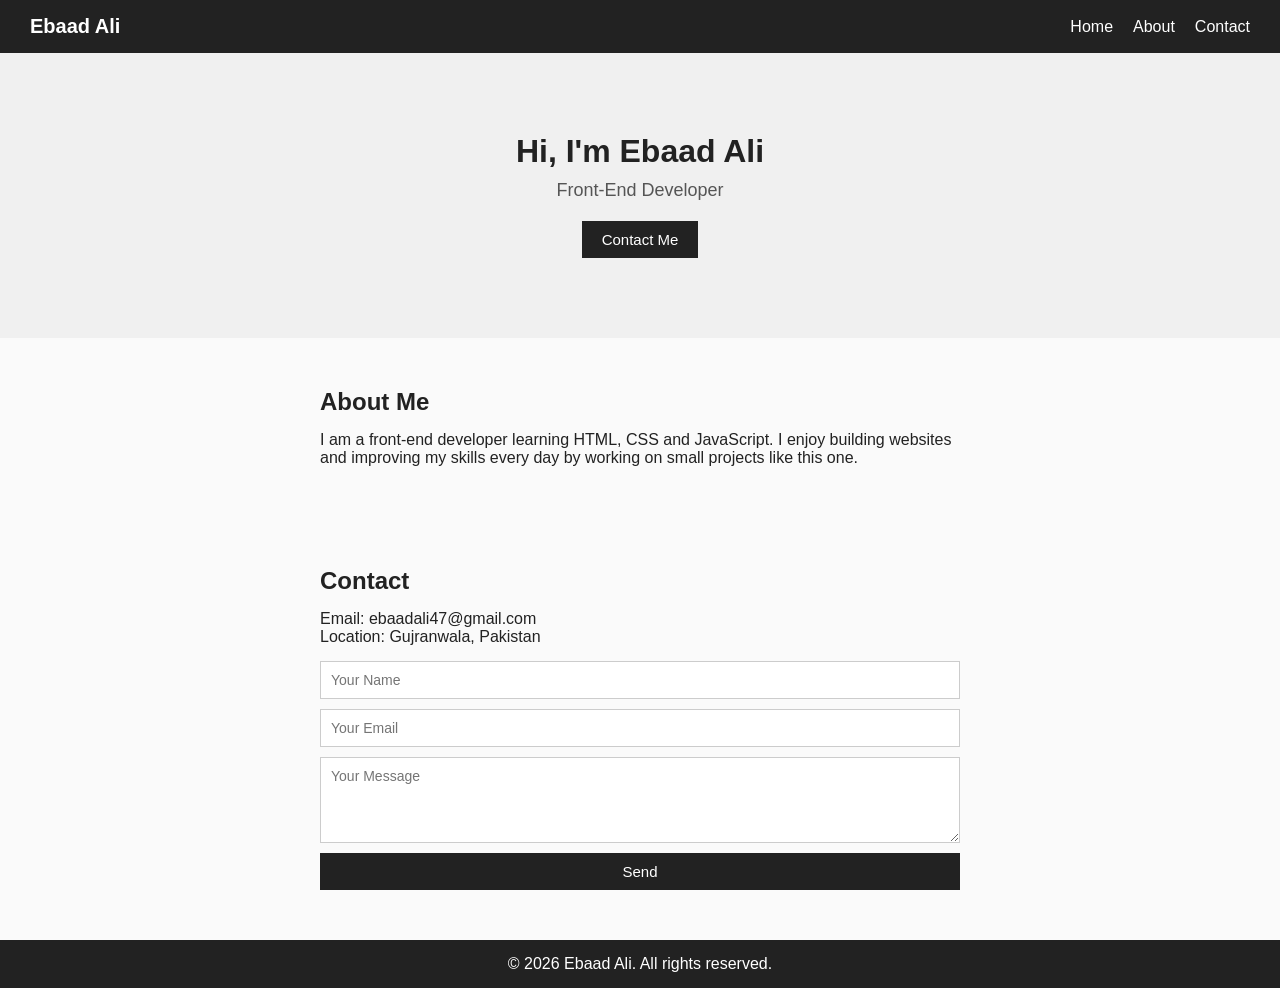
<file: 7-day-training-tasks/day1/index.html>
<!DOCTYPE html>
<html lang="en">
<head>
<meta charset="UTF-8">
<meta name="viewport" content="width=device-width, initial-scale=1.0">
<title>My Portfolio</title>
<link rel="stylesheet" href="style.css">
</head>
<body>

<header class="navbar">
  <div class="logo">Ebaad Ali</div>
  <nav>
    <ul class="nav-links">
      <li><a href="#home">Home</a></li>
      <li><a href="#about">About</a></li>
      <li><a href="#contact">Contact</a></li>
    </ul>
  </nav>
</header>

<section id="home" class="hero">
  <h1>Hi, I'm Ebaad Ali</h1>
  <p>Front-End Developer</p>
  <a href="#contact" class="btn">Contact Me</a>
</section>

<section id="about" class="about">
  <h2>About Me</h2>
  <p>
    I am a front-end developer learning HTML, CSS and JavaScript.
    I enjoy building websites and improving my skills every day by
    working on small projects like this one.
  </p>
</section>

<section id="contact" class="contact">
  <h2>Contact</h2>
  <p>Email: ebaadali47@gmail.com</p>
  <p>Location: Gujranwala, Pakistan</p>
  <form>
    <input type="text" placeholder="Your Name" required>
    <input type="email" placeholder="Your Email" required>
    <textarea placeholder="Your Message" rows="4" required></textarea>
    <button type="submit" class="btn">Send</button>
  </form>
</section>

<footer>
  <p>&copy; 2026 Ebaad Ali. All rights reserved.</p>
</footer>

</body>
</html>
</file>
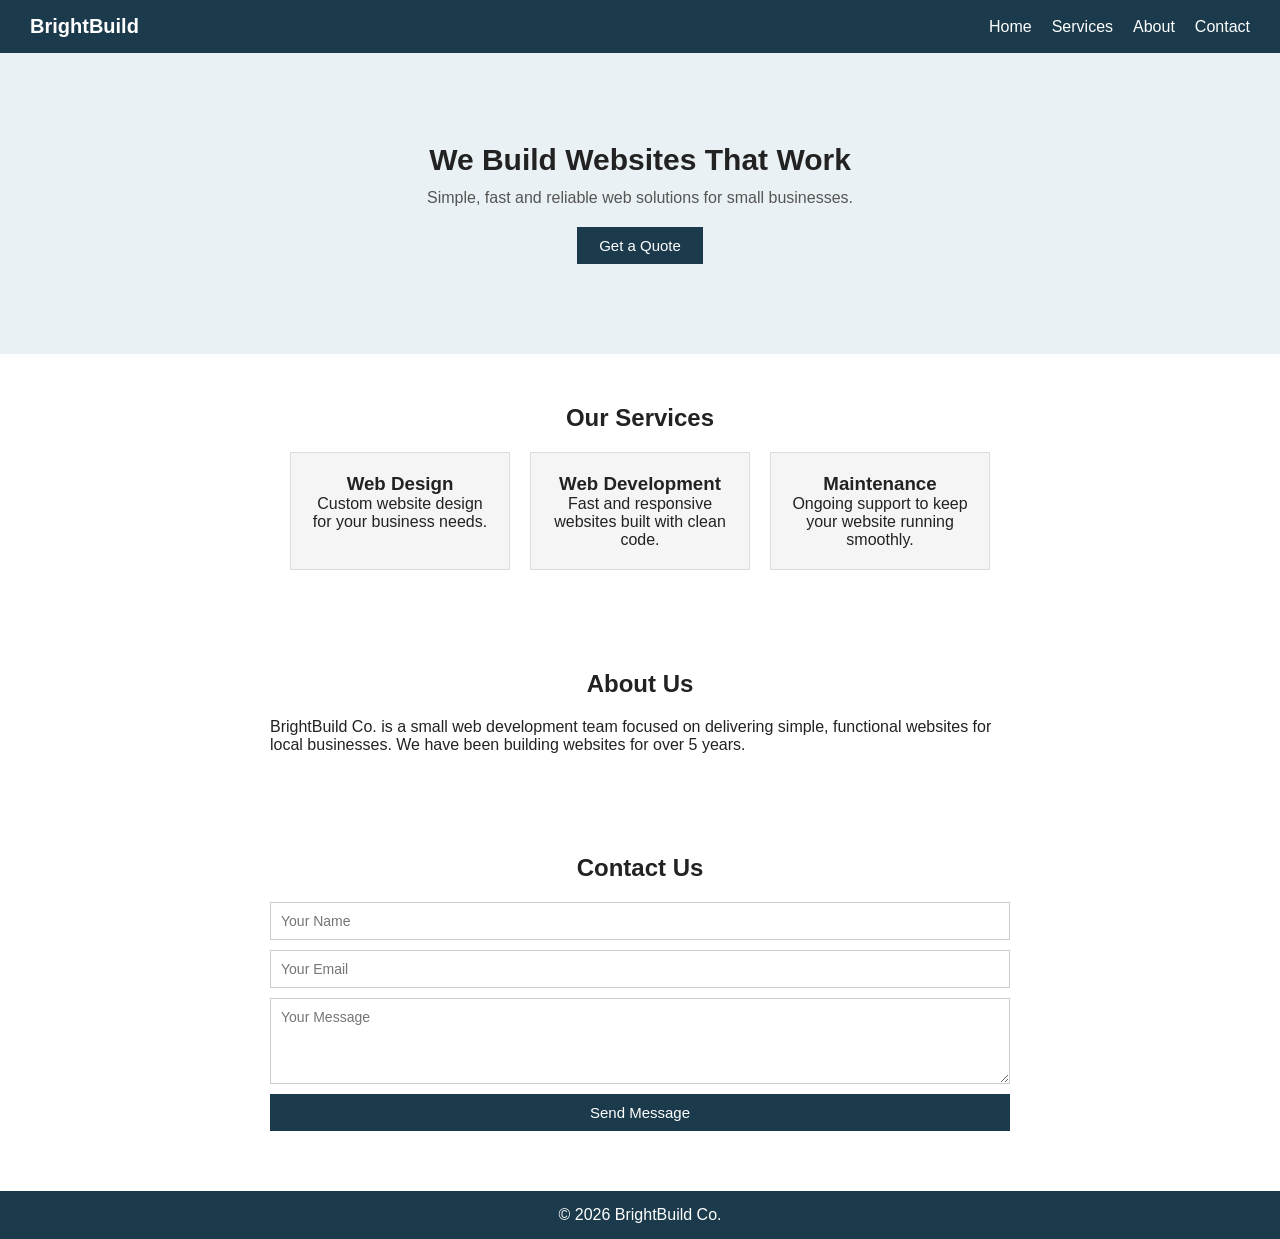
<file: 7-day-training-tasks/day2/index.html>
<!DOCTYPE html>
<html lang="en">
<head>
<meta charset="UTF-8">
<meta name="viewport" content="width=device-width, initial-scale=1.0">
<title>BrightBuild Co.</title>
<link rel="stylesheet" href="style.css">
</head>
<body>

<header class="navbar">
  <div class="logo">BrightBuild</div>
  <button class="menu-btn" id="menuBtn">☰</button>
  <nav>
    <ul class="nav-links" id="navLinks">
      <li><a href="#home">Home</a></li>
      <li><a href="#services">Services</a></li>
      <li><a href="#about">About</a></li>
      <li><a href="#contact">Contact</a></li>
    </ul>
  </nav>
</header>

<section id="home" class="hero">
  <h1>We Build Websites That Work</h1>
  <p>Simple, fast and reliable web solutions for small businesses.</p>
  <a href="#contact" class="btn">Get a Quote</a>
</section>

<section id="services" class="services">
  <h2>Our Services</h2>
  <div class="service-grid">
    <div class="service-card">
      <h3>Web Design</h3>
      <p>Custom website design for your business needs.</p>
    </div>
    <div class="service-card">
      <h3>Web Development</h3>
      <p>Fast and responsive websites built with clean code.</p>
    </div>
    <div class="service-card">
      <h3>Maintenance</h3>
      <p>Ongoing support to keep your website running smoothly.</p>
    </div>
  </div>
</section>

<section id="about" class="about">
  <h2>About Us</h2>
  <p>
    BrightBuild Co. is a small web development team focused on
    delivering simple, functional websites for local businesses.
    We have been building websites for over 5 years.
  </p>
</section>

<section id="contact" class="contact">
  <h2>Contact Us</h2>
  <form id="contactForm">
    <input type="text" id="name" placeholder="Your Name" required>
    <input type="email" id="email" placeholder="Your Email" required>
    <textarea id="message" placeholder="Your Message" rows="4" required></textarea>
    <button type="submit" class="btn">Send Message</button>
  </form>
  <p id="formStatus"></p>
</section>

<footer>
  <p>&copy; 2026 BrightBuild Co.</p>
</footer>

<script src="script.js"></script>
</body>
</html>
</file>
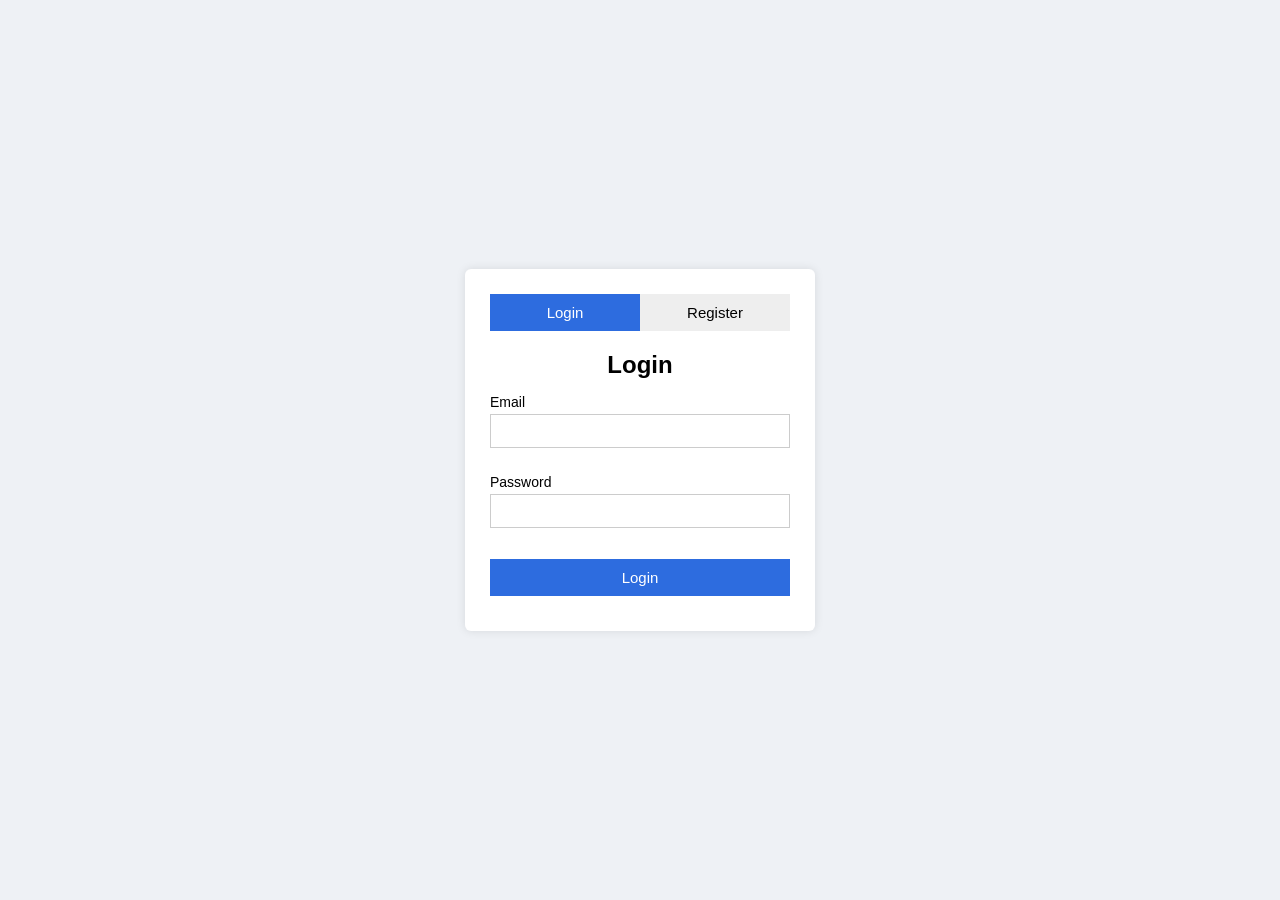
<file: 7-day-training-tasks/day3/index.html>
<!DOCTYPE html>
<html lang="en">
<head>
<meta charset="UTF-8">
<meta name="viewport" content="width=device-width, initial-scale=1.0">
<title>Login & Register</title>
<link rel="stylesheet" href="style.css">
</head>
<body>

<div class="container">

  <div class="tabs">
    <button class="tab-btn active" id="loginTabBtn">Login</button>
    <button class="tab-btn" id="registerTabBtn">Register</button>
  </div>

  <form id="loginForm" class="form-box">
    <h2>Login</h2>
    <label for="loginEmail">Email</label>
    <input type="text" id="loginEmail">
    <span class="error" id="loginEmailError"></span>

    <label for="loginPassword">Password</label>
    <input type="password" id="loginPassword">
    <span class="error" id="loginPasswordError"></span>

    <button type="submit" class="btn">Login</button>
    <p class="success" id="loginSuccess"></p>
  </form>

  <form id="registerForm" class="form-box hidden">
    <h2>Register</h2>
    <label for="regName">Full Name</label>
    <input type="text" id="regName">
    <span class="error" id="regNameError"></span>

    <label for="regEmail">Email</label>
    <input type="text" id="regEmail">
    <span class="error" id="regEmailError"></span>

    <label for="regPassword">Password</label>
    <input type="password" id="regPassword">
    <span class="error" id="regPasswordError"></span>

    <label for="regConfirm">Confirm Password</label>
    <input type="password" id="regConfirm">
    <span class="error" id="regConfirmError"></span>

    <button type="submit" class="btn">Register</button>
    <p class="success" id="regSuccess"></p>
  </form>

</div>

<script src="script.js"></script>
</body>
</html>
</file>
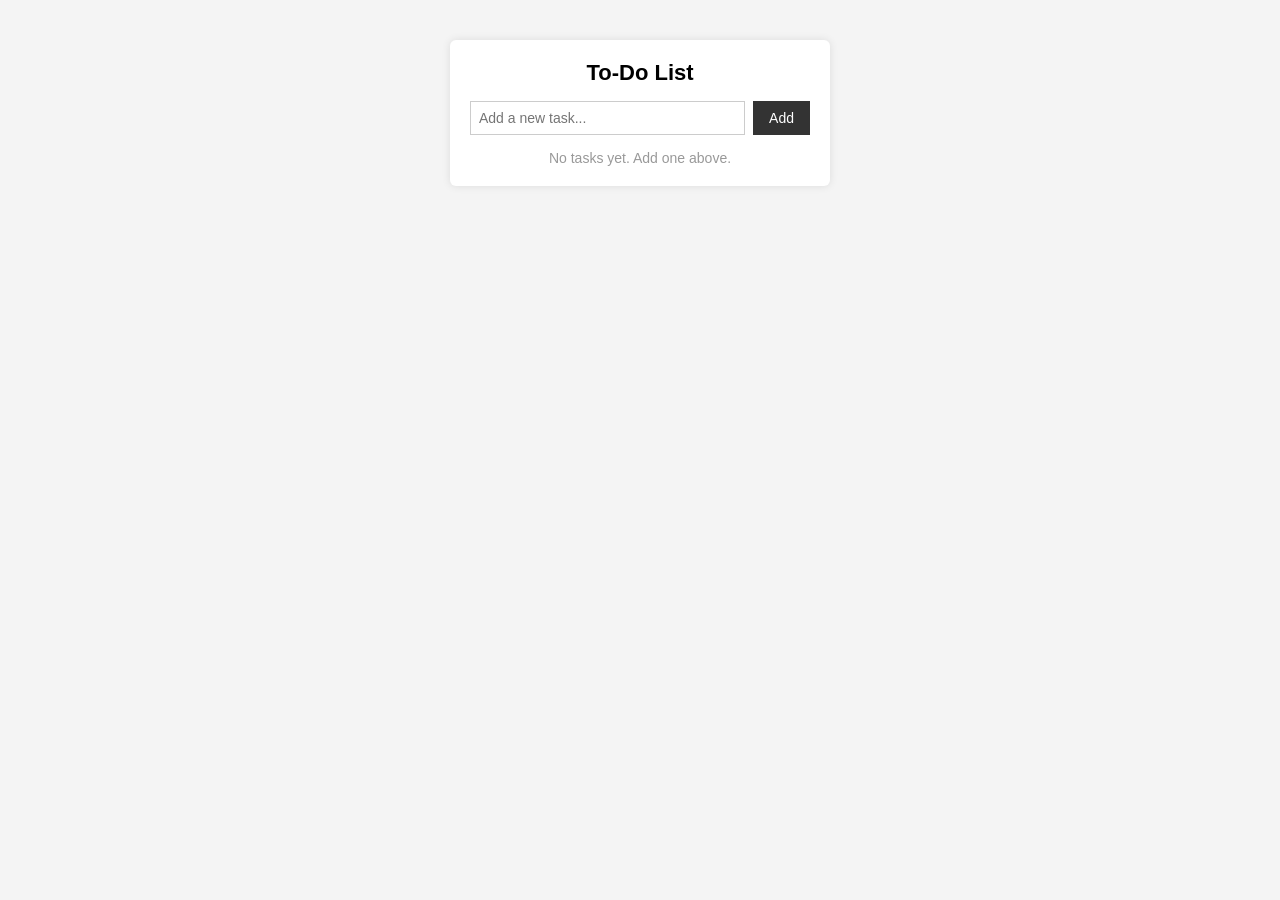
<file: 7-day-training-tasks/day4/index.html>
<!DOCTYPE html>
<html lang="en">
<head>
<meta charset="UTF-8">
<meta name="viewport" content="width=device-width, initial-scale=1.0">
<title>To-Do List</title>
<link rel="stylesheet" href="style.css">
</head>
<body>

<div class="todo-container">
  <h1>To-Do List</h1>

  <div class="input-row">
    <input type="text" id="taskInput" placeholder="Add a new task...">
    <button id="addBtn" class="btn">Add</button>
  </div>

  <ul id="taskList"></ul>

  <p id="emptyMsg" class="empty-msg">No tasks yet. Add one above.</p>
</div>

<script src="script.js"></script>
</body>
</html>
</file>
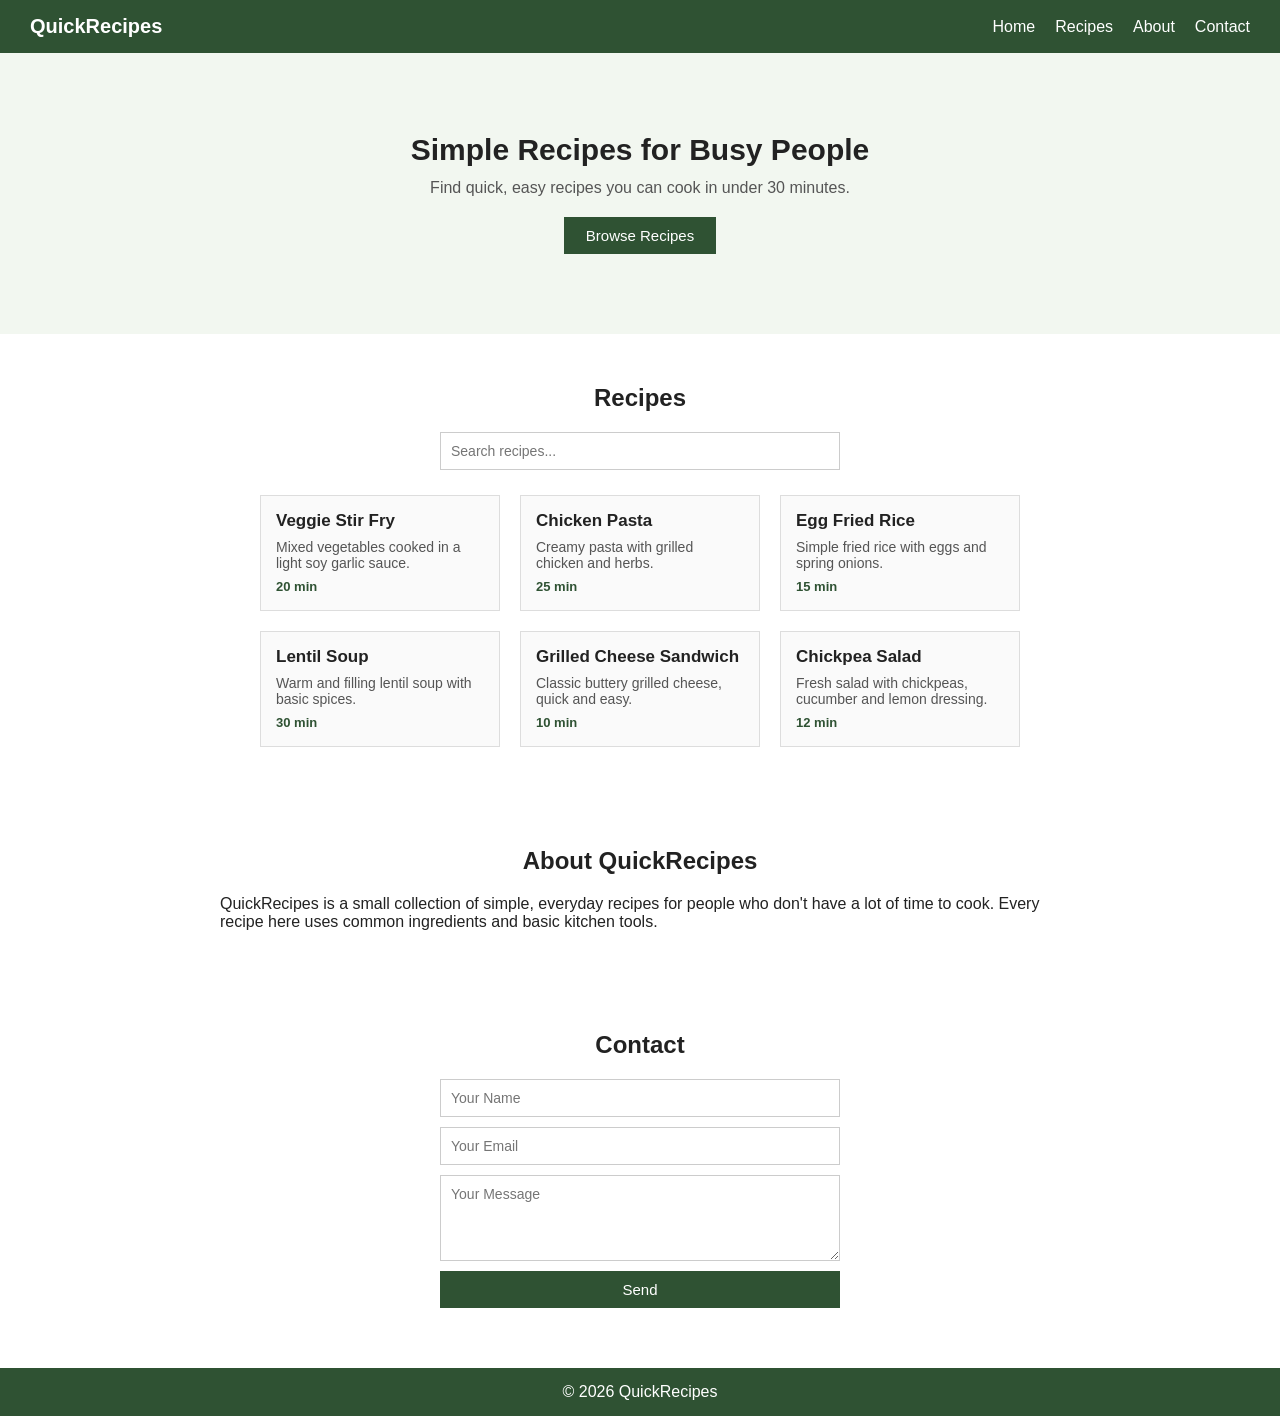
<file: 7-day-training-tasks/7-day-training-tasks/day7/index.html>
<!DOCTYPE html>
<html lang="en">
<head>
<meta charset="UTF-8">
<meta name="viewport" content="width=device-width, initial-scale=1.0">
<title>QuickRecipes</title>
<link rel="stylesheet" href="style.css">
</head>
<body>

<header class="navbar">
  <div class="logo">QuickRecipes</div>
  <button class="menu-btn" id="menuBtn">☰</button>
  <nav>
    <ul class="nav-links" id="navLinks">
      <li><a href="#home">Home</a></li>
      <li><a href="#recipes">Recipes</a></li>
      <li><a href="#about">About</a></li>
      <li><a href="#contact">Contact</a></li>
    </ul>
  </nav>
</header>

<section id="home" class="hero">
  <h1>Simple Recipes for Busy People</h1>
  <p>Find quick, easy recipes you can cook in under 30 minutes.</p>
  <a href="#recipes" class="btn">Browse Recipes</a>
</section>

<section id="recipes" class="recipes">
  <h2>Recipes</h2>

  <input type="text" id="searchInput" placeholder="Search recipes..." class="search-box">

  <div class="recipe-grid" id="recipeGrid"></div>
</section>

<section id="about" class="about">
  <h2>About QuickRecipes</h2>
  <p>
    QuickRecipes is a small collection of simple, everyday recipes
    for people who don't have a lot of time to cook. Every recipe
    here uses common ingredients and basic kitchen tools.
  </p>
</section>

<section id="contact" class="contact">
  <h2>Contact</h2>
  <form id="contactForm">
    <input type="text" id="name" placeholder="Your Name" required>
    <input type="email" id="email" placeholder="Your Email" required>
    <textarea id="message" placeholder="Your Message" rows="4" required></textarea>
    <button type="submit" class="btn">Send</button>
  </form>
  <p id="formStatus"></p>
</section>

<footer>
  <p>&copy; 2026 QuickRecipes</p>
</footer>

<script src="script.js"></script>
</body>
</html>
</file>
<file: 7-day-training-tasks/day1/style.css>
* {
  margin: 0;
  padding: 0;
  box-sizing: border-box;
  font-family: Arial, Helvetica, sans-serif;
}

body {
  background: #fafafa;
  color: #222;
}

.navbar {
  display: flex;
  justify-content: space-between;
  align-items: center;
  background: #222;
  color: #fff;
  padding: 15px 30px;
}

.logo {
  font-size: 20px;
  font-weight: bold;
}

.nav-links {
  list-style: none;
  display: flex;
  gap: 20px;
}

.nav-links a {
  color: #fff;
  text-decoration: none;
}

.nav-links a:hover {
  color: #ccc;
}

.hero {
  text-align: center;
  padding: 80px 20px;
  background: #f0f0f0;
}

.hero h1 {
  font-size: 32px;
  margin-bottom: 10px;
}

.hero p {
  font-size: 18px;
  color: #555;
  margin-bottom: 20px;
}

.btn {
  display: inline-block;
  background: #222;
  color: #fff;
  padding: 10px 20px;
  text-decoration: none;
  border: none;
  cursor: pointer;
  font-size: 15px;
}

.btn:hover {
  background: #444;
}

.about, .contact {
  padding: 50px 30px;
  max-width: 700px;
  margin: 0 auto;
}

.about h2, .contact h2 {
  margin-bottom: 15px;
}

.contact form {
  display: flex;
  flex-direction: column;
  gap: 10px;
  margin-top: 15px;
}

.contact input,
.contact textarea {
  padding: 10px;
  border: 1px solid #ccc;
  font-size: 14px;
}

footer {
  text-align: center;
  padding: 15px;
  background: #222;
  color: #fff;
}

@media (max-width: 600px) {
  .navbar {
    flex-direction: column;
    gap: 10px;
  }
  .nav-links {
    gap: 12px;
  }
}
</file>
<file: 7-day-training-tasks/day2/style.css>
* {
  margin: 0;
  padding: 0;
  box-sizing: border-box;
  font-family: Arial, Helvetica, sans-serif;
}

body {
  color: #222;
}

.navbar {
  display: flex;
  justify-content: space-between;
  align-items: center;
  background: #1b3a4b;
  color: #fff;
  padding: 15px 30px;
  position: relative;
}

.logo {
  font-size: 20px;
  font-weight: bold;
}

.menu-btn {
  display: none;
  background: none;
  border: none;
  color: #fff;
  font-size: 22px;
  cursor: pointer;
}

.nav-links {
  list-style: none;
  display: flex;
  gap: 20px;
}

.nav-links a {
  color: #fff;
  text-decoration: none;
}

.nav-links a:hover {
  color: #ffcc00;
}

.hero {
  text-align: center;
  padding: 90px 20px;
  background: #eaf1f4;
}

.hero h1 {
  font-size: 30px;
  margin-bottom: 12px;
}

.hero p {
  font-size: 16px;
  color: #555;
  margin-bottom: 20px;
}

.btn {
  display: inline-block;
  background: #1b3a4b;
  color: #fff;
  padding: 10px 22px;
  text-decoration: none;
  border: none;
  cursor: pointer;
  font-size: 15px;
}

.btn:hover {
  background: #12262f;
}

.services, .about, .contact {
  padding: 50px 30px;
  max-width: 800px;
  margin: 0 auto;
}

.services h2, .about h2, .contact h2 {
  margin-bottom: 20px;
  text-align: center;
}

.service-grid {
  display: flex;
  gap: 20px;
  flex-wrap: wrap;
  justify-content: center;
}

.service-card {
  background: #f5f5f5;
  padding: 20px;
  width: 220px;
  text-align: center;
  border: 1px solid #ddd;
}

.contact form {
  display: flex;
  flex-direction: column;
  gap: 10px;
}

.contact input,
.contact textarea {
  padding: 10px;
  border: 1px solid #ccc;
  font-size: 14px;
}

#formStatus {
  margin-top: 10px;
  color: green;
}

footer {
  text-align: center;
  padding: 15px;
  background: #1b3a4b;
  color: #fff;
}

@media (max-width: 700px) {
  .menu-btn {
    display: block;
  }
  .nav-links {
    display: none;
    flex-direction: column;
    position: absolute;
    top: 60px;
    right: 0;
    background: #1b3a4b;
    width: 200px;
    padding: 10px;
  }
  .nav-links.active {
    display: flex;
  }
}
</file>
<file: 7-day-training-tasks/day3/style.css>
* {
  margin: 0;
  padding: 0;
  box-sizing: border-box;
  font-family: Arial, Helvetica, sans-serif;
}

body {
  background: #eef1f5;
  display: flex;
  justify-content: center;
  align-items: center;
  min-height: 100vh;
  padding: 20px;
}

.container {
  background: #fff;
  width: 350px;
  padding: 25px;
  border-radius: 6px;
  box-shadow: 0 0 10px rgba(0,0,0,0.1);
}

.tabs {
  display: flex;
  margin-bottom: 20px;
}

.tab-btn {
  flex: 1;
  padding: 10px;
  border: none;
  background: #eee;
  cursor: pointer;
  font-size: 15px;
}

.tab-btn.active {
  background: #2d6cdf;
  color: #fff;
}

.form-box h2 {
  margin-bottom: 15px;
  text-align: center;
}

.form-box label {
  display: block;
  margin-top: 10px;
  font-size: 14px;
}

.form-box input {
  width: 100%;
  padding: 8px;
  margin-top: 4px;
  border: 1px solid #ccc;
  font-size: 14px;
}

.error {
  color: red;
  font-size: 12px;
  display: block;
  min-height: 16px;
}

.success {
  color: green;
  font-size: 14px;
  margin-top: 10px;
  text-align: center;
}

.btn {
  width: 100%;
  padding: 10px;
  margin-top: 15px;
  background: #2d6cdf;
  color: #fff;
  border: none;
  cursor: pointer;
  font-size: 15px;
}

.btn:hover {
  background: #1d54b8;
}

.hidden {
  display: none;
}
</file>
<file: 7-day-training-tasks/day4/style.css>
* {
  margin: 0;
  padding: 0;
  box-sizing: border-box;
  font-family: Arial, Helvetica, sans-serif;
}

body {
  background: #f4f4f4;
  display: flex;
  justify-content: center;
  padding: 40px 15px;
}

.todo-container {
  background: #fff;
  width: 380px;
  padding: 20px;
  border-radius: 6px;
  box-shadow: 0 0 8px rgba(0,0,0,0.1);
}

h1 {
  text-align: center;
  margin-bottom: 15px;
  font-size: 22px;
}

.input-row {
  display: flex;
  gap: 8px;
  margin-bottom: 15px;
}

#taskInput {
  flex: 1;
  padding: 8px;
  border: 1px solid #ccc;
  font-size: 14px;
}

.btn {
  padding: 8px 16px;
  background: #333;
  color: #fff;
  border: none;
  cursor: pointer;
  font-size: 14px;
}

.btn:hover {
  background: #555;
}

#taskList {
  list-style: none;
}

#taskList li {
  display: flex;
  justify-content: space-between;
  align-items: center;
  padding: 10px;
  border-bottom: 1px solid #eee;
}

#taskList li.completed span {
  text-decoration: line-through;
  color: #999;
}

.task-actions button {
  margin-left: 8px;
  border: none;
  background: none;
  cursor: pointer;
  font-size: 14px;
}

.complete-btn {
  color: green;
}

.delete-btn {
  color: red;
}

.empty-msg {
  text-align: center;
  color: #999;
  margin-top: 10px;
  font-size: 14px;
}
</file>
<file: 7-day-training-tasks/7-day-training-tasks/day7/style.css>
* {
  margin: 0;
  padding: 0;
  box-sizing: border-box;
  font-family: Arial, Helvetica, sans-serif;
}

body {
  color: #222;
}

.navbar {
  display: flex;
  justify-content: space-between;
  align-items: center;
  background: #2f5233;
  color: #fff;
  padding: 15px 30px;
  position: relative;
}

.logo {
  font-weight: bold;
  font-size: 20px;
}

.menu-btn {
  display: none;
  background: none;
  border: none;
  color: #fff;
  font-size: 22px;
  cursor: pointer;
}

.nav-links {
  list-style: none;
  display: flex;
  gap: 20px;
}

.nav-links a {
  color: #fff;
  text-decoration: none;
}

.nav-links a:hover {
  color: #d9e8d5;
}

.hero {
  text-align: center;
  padding: 80px 20px;
  background: #f2f7f0;
}

.hero h1 {
  font-size: 30px;
  margin-bottom: 12px;
}

.hero p {
  color: #555;
  margin-bottom: 20px;
}

.btn {
  display: inline-block;
  background: #2f5233;
  color: #fff;
  padding: 10px 22px;
  border: none;
  text-decoration: none;
  cursor: pointer;
  font-size: 15px;
}

.btn:hover {
  background: #1f3a22;
}

.recipes, .about, .contact {
  padding: 50px 30px;
  max-width: 900px;
  margin: 0 auto;
}

.recipes h2, .about h2, .contact h2 {
  margin-bottom: 20px;
  text-align: center;
}

.search-box {
  display: block;
  width: 100%;
  max-width: 400px;
  margin: 0 auto 25px auto;
  padding: 10px;
  border: 1px solid #ccc;
  font-size: 14px;
}

.recipe-grid {
  display: flex;
  flex-wrap: wrap;
  gap: 20px;
  justify-content: center;
}

.recipe-card {
  background: #fafafa;
  border: 1px solid #ddd;
  width: 240px;
  padding: 15px;
}

.recipe-card h3 {
  margin-bottom: 8px;
  font-size: 17px;
}

.recipe-card p {
  font-size: 14px;
  color: #555;
  margin-bottom: 6px;
}

.recipe-time {
  font-size: 13px;
  color: #2f5233;
  font-weight: bold;
}

.contact form {
  display: flex;
  flex-direction: column;
  gap: 10px;
  max-width: 400px;
  margin: 0 auto;
}

.contact input,
.contact textarea {
  padding: 10px;
  border: 1px solid #ccc;
  font-size: 14px;
}

#formStatus {
  text-align: center;
  margin-top: 10px;
  color: green;
}

footer {
  text-align: center;
  padding: 15px;
  background: #2f5233;
  color: #fff;
}

@media (max-width: 700px) {
  .menu-btn {
    display: block;
  }
  .nav-links {
    display: none;
    flex-direction: column;
    position: absolute;
    top: 60px;
    right: 0;
    background: #2f5233;
    width: 200px;
    padding: 10px;
  }
  .nav-links.active {
    display: flex;
  }
}
</file>
